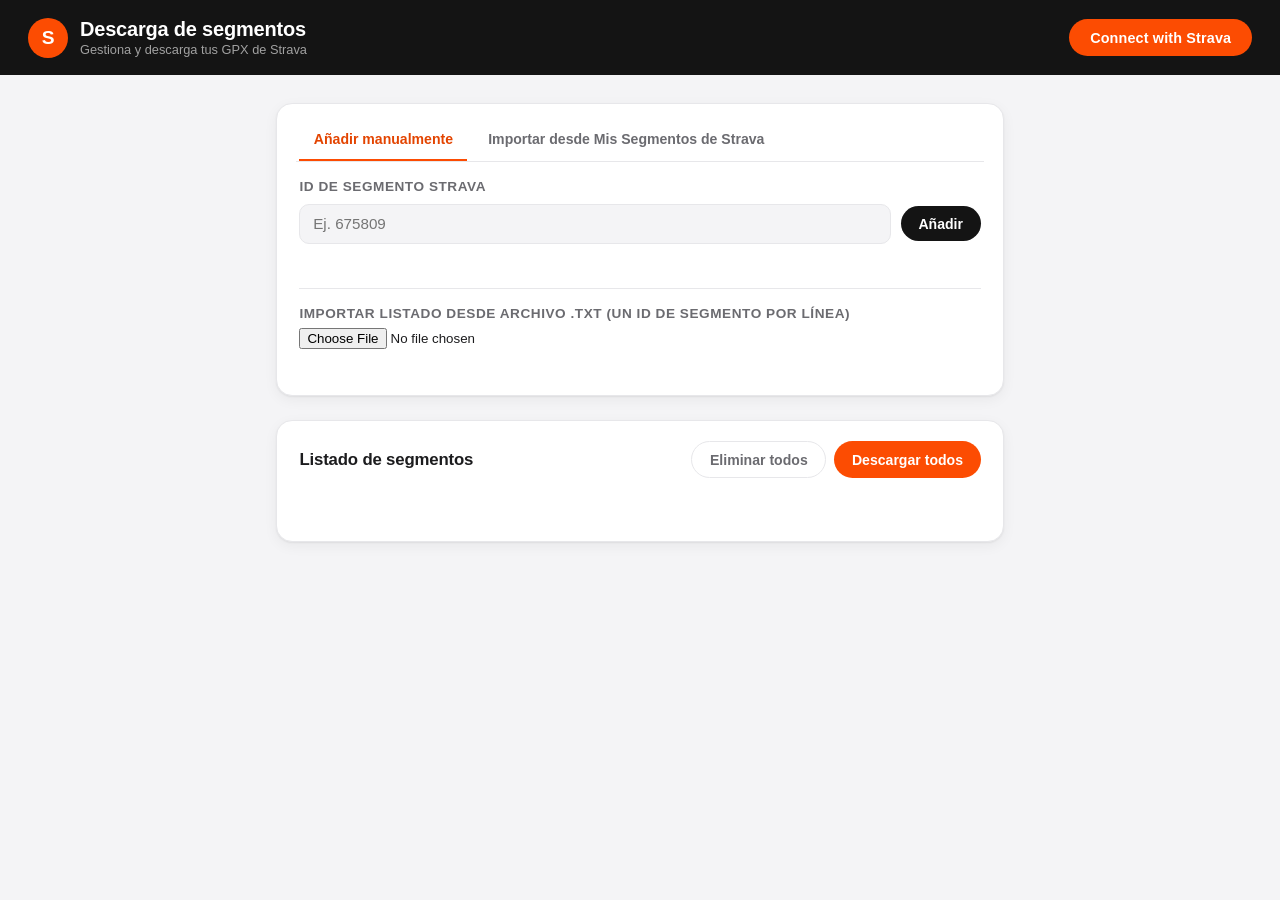
<file: index.html>
<!DOCTYPE html>
<html lang="es">
<head>
  <meta charset="UTF-8">
  <meta name="viewport" content="width=device-width, initial-scale=1.0">
  <title>Descarga de segmentos Strava</title>
  <link rel="stylesheet" href="css/styles.css">
</head>
<body>
  <header class="app-header">
    <div class="brand">
      <span class="brand-mark">S</span>
      <div class="brand-text">
        <h1>Descarga de segmentos</h1>
        <p class="brand-subtitle">Gestiona y descarga tus GPX de Strava</p>
      </div>
    </div>
    <a
      class="strava-connect-banner"
      href="https://www.strava.com/oauth/authorize?client_id=13731&response_type=code&redirect_uri=https://www.doogal.co.uk/StravaCompleteAuthenticate&approval_prompt=force&scope=read,read_all,profile:write"
      target="_blank"
      rel="noopener noreferrer"
    >
      Connect with Strava
    </a>
  </header>

  <main>
    <section class="add-segment-section" aria-label="Añadir segmento">
      <div class="tabs" role="tablist" aria-label="Formas de añadir segmentos">
        <button type="button" id="tab-manual" class="tab-btn is-active" role="tab" aria-selected="true" aria-controls="tabpanel-manual">
          Añadir manualmente
        </button>
        <button type="button" id="tab-starred" class="tab-btn" role="tab" aria-selected="false" aria-controls="tabpanel-starred" tabindex="-1">
          Importar desde Mis Segmentos de Strava
        </button>
      </div>

      <div id="tabpanel-manual" class="tabpanel" role="tabpanel" aria-labelledby="tab-manual">
        <form id="add-segment-form">
          <label for="segment-id-input">ID de segmento Strava</label>
          <input
            type="text"
            id="segment-id-input"
            name="segmentId"
            placeholder="Ej. 675809"
            autocomplete="off"
          >
          <button type="submit">Añadir</button>
        </form>
        <p id="form-message" class="message" role="alert" aria-live="polite"></p>

        <div class="import-segments">
          <label for="segment-file-input">Importar listado desde archivo .txt (un ID de segmento por línea)</label>
          <input type="file" id="segment-file-input" accept=".txt,text/plain">
        </div>
        <p id="import-message" class="message" role="alert" aria-live="polite"></p>
      </div>

      <div id="tabpanel-starred" class="tabpanel" role="tabpanel" aria-labelledby="tab-starred" hidden>
        <div class="import-starred-segments">
          <div class="import-starred-segments-header">
            <label for="starred-html-input">Importar desde Mis Segmentos de Strava</label>
            <a
              id="open-starred-segments-btn"
              class="secondary-btn"
              href="https://www.strava.com/athlete/segments/starred"
              target="_blank"
              rel="noopener noreferrer"
            >
              Importar desde Mis Segmentos de Strava
            </a>
          </div>
          <p class="hint-text">
            Abre la página de tus segmentos favoritos en Strava, copia su código HTML (Ver código fuente de la página o
            Guardar página como) y pégalo aquí. Repite el proceso por cada página (si hay varias) antes de confirmar.
          </p>
          <textarea
            id="starred-html-input"
            rows="4"
            placeholder="Pega aquí el HTML de la página de segmentos favoritos de Strava"
          ></textarea>
          <div class="import-starred-segments-actions">
            <button type="button" id="add-starred-html-btn" class="secondary-btn">Añadir HTML pegado</button>
            <button type="button" id="confirm-starred-import-btn">Confirmar importación</button>
          </div>
          <p id="starred-import-pending-message" class="message" role="status" aria-live="polite"></p>
        </div>
        <p id="starred-import-message" class="message" role="alert" aria-live="polite"></p>
      </div>
    </section>

    <section class="segment-list-section" aria-label="Listado de segmentos">
      <div class="segment-list-header">
        <h2>Listado de segmentos</h2>
        <div class="segment-list-header-actions">
          <button type="button" id="remove-all-btn" class="secondary-btn">Eliminar todos</button>
          <button type="button" id="download-all-btn">Descargar todos</button>
        </div>
      </div>
      <p id="list-message" class="message" role="alert" aria-live="polite"></p>
      <ul id="segment-list" class="segment-list"></ul>
    </section>
  </main>

  <script src="js/app.js"></script>
</body>
</html>
</file>
<file: css/styles.css>
:root {
  --strava-orange: #fc4c02;
  --strava-orange-dark: #e34400;
  --strava-black: #141414;
  --strava-charcoal: #242428;
  --color-error: #c23b22;
  --color-success: #1a8a4a;
  --color-border: #e7e7ea;
  --color-surface: #ffffff;
  --color-bg: #f4f4f6;
  --color-text: #1c1c1e;
  --color-text-muted: #6b6b70;
  --radius-md: 10px;
  --radius-lg: 16px;
  --shadow-card: 0 1px 2px rgba(20, 20, 20, 0.06), 0 4px 14px rgba(20, 20, 20, 0.05);
}

* {
  box-sizing: border-box;
}

body {
  margin: 0;
  font-family: -apple-system, BlinkMacSystemFont, "Segoe UI", Roboto, Helvetica, Arial, sans-serif;
  background: var(--color-bg);
  color: var(--color-text);
}

.app-header {
  display: flex;
  align-items: center;
  justify-content: space-between;
  flex-wrap: wrap;
  gap: 1rem;
  padding: 1.1rem 1.75rem;
  background: var(--strava-black);
  color: #fff;
}

.brand {
  display: flex;
  align-items: center;
  gap: 0.75rem;
}

.brand-mark {
  display: inline-flex;
  align-items: center;
  justify-content: center;
  width: 2.5rem;
  height: 2.5rem;
  border-radius: 50%;
  background: var(--strava-orange);
  color: #fff;
  font-weight: 800;
  font-size: 1.2rem;
  letter-spacing: -0.02em;
}

.brand-text h1 {
  font-size: 1.25rem;
  margin: 0;
  font-weight: 800;
  letter-spacing: -0.01em;
}

.brand-subtitle {
  margin: 0.1rem 0 0;
  font-size: 0.8rem;
  color: rgba(255, 255, 255, 0.6);
}

.strava-connect-banner {
  display: inline-flex;
  align-items: center;
  padding: 0.65rem 1.3rem;
  background: var(--strava-orange);
  color: #fff;
  text-decoration: none;
  font-weight: 700;
  font-size: 0.9rem;
  border-radius: 999px;
  letter-spacing: 0.01em;
  transition: background-color 0.15s ease, transform 0.15s ease;
}

.strava-connect-banner:hover {
  background: var(--strava-orange-dark);
  transform: translateY(-1px);
}

main {
  max-width: 760px;
  margin: 1.75rem auto;
  padding: 0 1rem;
}

.add-segment-section,
.segment-list-section {
  background: var(--color-surface);
  border: 1px solid var(--color-border);
  border-radius: var(--radius-lg);
  padding: 1.25rem 1.4rem;
  margin-bottom: 1.5rem;
  box-shadow: var(--shadow-card);
}

.tabs {
  display: flex;
  gap: 0.4rem;
  border-bottom: 1px solid var(--color-border);
  margin: -0.25rem -0.2rem 1.1rem;
  padding: 0 0.2rem;
}

.tab-btn {
  background: transparent;
  color: var(--color-text-muted);
  border: none;
  border-radius: 0;
  padding: 0.7rem 0.9rem;
  font-weight: 700;
  font-size: 0.88rem;
  border-bottom: 2px solid transparent;
  transform: none;
}

.tab-btn:hover {
  background: transparent;
  color: var(--color-text);
  transform: none;
}

.tab-btn.is-active {
  color: var(--strava-orange-dark);
  border-bottom-color: var(--strava-orange);
}

.tabpanel[hidden] {
  display: none;
}

#add-segment-form {
  display: flex;
  gap: 0.6rem;
  align-items: center;
  flex-wrap: wrap;
}

#add-segment-form label {
  flex-basis: 100%;
  font-weight: 700;
  font-size: 0.85rem;
  text-transform: uppercase;
  letter-spacing: 0.04em;
  color: var(--color-text-muted);
}

#add-segment-form input {
  flex: 1;
  padding: 0.65rem 0.8rem;
  border: 1px solid var(--color-border);
  border-radius: var(--radius-md);
  font-size: 0.95rem;
  background: var(--color-bg);
}

#add-segment-form input:focus {
  outline: none;
  border-color: var(--strava-orange);
  box-shadow: 0 0 0 3px rgba(252, 76, 2, 0.15);
}

.import-segments {
  margin-top: 1.1rem;
  padding-top: 1.1rem;
  border-top: 1px solid var(--color-border);
  display: flex;
  flex-direction: column;
  gap: 0.4rem;
}

.import-segments label {
  font-weight: 700;
  font-size: 0.85rem;
  text-transform: uppercase;
  letter-spacing: 0.04em;
  color: var(--color-text-muted);
}

.import-starred-segments {
  display: flex;
  flex-direction: column;
  gap: 0.6rem;
}

.import-starred-segments-header {
  display: flex;
  align-items: center;
  justify-content: space-between;
  flex-wrap: wrap;
  gap: 0.5rem;
}

.import-starred-segments-header label {
  font-weight: 700;
  font-size: 0.85rem;
  text-transform: uppercase;
  letter-spacing: 0.04em;
  color: var(--color-text-muted);
}

.import-starred-segments .hint-text {
  margin: 0;
  font-size: 0.82rem;
  color: var(--color-text-muted);
}

.import-starred-segments-header a.secondary-btn {
  padding: 0.6rem 1.1rem;
  border-radius: 999px;
  font-weight: 700;
  font-size: 0.88rem;
  text-decoration: none;
  cursor: pointer;
  transition: background-color 0.15s ease, transform 0.15s ease;
}

.import-starred-segments-header a.secondary-btn:hover {
  transform: translateY(-1px);
}

.import-starred-segments textarea {
  width: 100%;
  padding: 0.65rem 0.8rem;
  border: 1px solid var(--color-border);
  border-radius: var(--radius-md);
  font-size: 0.85rem;
  font-family: inherit;
  background: var(--color-bg);
  resize: vertical;
}

.import-starred-segments textarea:focus {
  outline: none;
  border-color: var(--strava-orange);
  box-shadow: 0 0 0 3px rgba(252, 76, 2, 0.15);
}

.import-starred-segments-actions {
  display: flex;
  gap: 0.6rem;
  flex-wrap: wrap;
}

button {
  padding: 0.6rem 1.1rem;
  border: none;
  border-radius: 999px;
  background: var(--strava-black);
  color: #fff;
  font-weight: 700;
  font-size: 0.88rem;
  cursor: pointer;
  transition: background-color 0.15s ease, transform 0.15s ease;
}

button:hover {
  background: #000;
  transform: translateY(-1px);
}

#download-all-btn {
  background: var(--strava-orange);
}

#download-all-btn:hover {
  background: var(--strava-orange-dark);
}

.segment-list-header {
  display: flex;
  justify-content: space-between;
  align-items: center;
  flex-wrap: wrap;
  gap: 0.5rem;
}

.segment-list-header-actions {
  display: flex;
  gap: 0.5rem;
}

.secondary-btn {
  background: transparent;
  color: var(--color-text-muted);
  border: 1px solid var(--color-border);
}

.secondary-btn:hover {
  background: var(--color-border);
  color: var(--color-text);
}

.segment-list-header h2 {
  font-size: 1.05rem;
  font-weight: 800;
  margin: 0;
  letter-spacing: -0.01em;
}

.message {
  min-height: 1.2em;
  font-size: 0.88rem;
  margin: 0.6rem 0 0;
  font-weight: 600;
}

.message.error {
  color: var(--color-error);
}

.message.success {
  color: var(--color-success);
}

.segment-list {
  list-style: none;
  margin: 1rem 0 0;
  padding: 0;
  display: flex;
  flex-direction: column;
  gap: 0.6rem;
}

.segment-item {
  display: grid;
  grid-template-columns: minmax(0, 1fr) auto;
  align-items: center;
  column-gap: 0.6rem;
  row-gap: 0.3rem;
  padding: 0.75rem 0.9rem;
  border: 1px solid var(--color-border);
  border-radius: var(--radius-md);
  background: var(--color-bg);
  transition: border-color 0.15s ease, background-color 0.15s ease;
}

.segment-item:hover {
  border-color: var(--strava-orange);
  background: #fff;
}

.segment-item .segment-info {
  grid-column: 1;
  grid-row: 1;
  display: flex;
  align-items: center;
  gap: 0.6rem;
  min-width: 0;
}

.segment-item .segment-position {
  flex-shrink: 0;
  color: var(--color-text-muted);
  font-weight: 700;
  font-size: 0.85rem;
  font-variant-numeric: tabular-nums;
  min-width: 1.4em;
  text-align: right;
}

.segment-item .segment-badge {
  flex-shrink: 0;
  display: inline-flex;
  align-items: center;
  padding: 0.25rem 0.6rem;
  border-radius: 999px;
  background: rgba(252, 76, 2, 0.1);
  color: var(--strava-orange-dark);
  font-weight: 800;
  font-size: 0.8rem;
  font-variant-numeric: tabular-nums;
  text-decoration: none;
  cursor: pointer;
}

.segment-item .segment-badge:hover {
  background: rgba(252, 76, 2, 0.2);
  text-decoration: underline;
}

.segment-item .segment-text {
  display: flex;
  flex-direction: column;
  min-width: 0;
  gap: 0.1rem;
}

.segment-item .segment-label {
  display: block;
  min-width: 0;
  font-weight: 600;
  font-size: 0.95rem;
  color: var(--color-text);
  overflow: hidden;
  text-overflow: ellipsis;
  white-space: nowrap;
}

.segment-item .segment-description {
  display: block;
  min-width: 0;
  font-weight: 500;
  font-size: 0.78rem;
  color: var(--color-text-muted);
  overflow: hidden;
  text-overflow: ellipsis;
  white-space: nowrap;
}

.segment-item .segment-description.segment-description-loading {
  display: inline-flex;
  align-items: center;
  gap: 0.35rem;
  font-style: italic;
}

.segment-item .segment-description.segment-description-loading::before {
  content: '';
  flex-shrink: 0;
  width: 0.6rem;
  height: 0.6rem;
  border-radius: 50%;
  border: 2px solid var(--color-border);
  border-top-color: var(--strava-orange);
  animation: segment-description-spin 0.6s linear infinite;
}

@keyframes segment-description-spin {
  to {
    transform: rotate(360deg);
  }
}

.segment-item .segment-actions {
  grid-column: 2;
  grid-row: 1;
  display: flex;
  flex-shrink: 0;
  gap: 0.5rem;
}

.segment-item .segment-note {
  grid-column: 1 / -1;
  grid-row: 2;
  font-size: 0.82rem;
  font-weight: 600;
}

.segment-item .segment-note.error {
  color: var(--color-error);
}

.segment-item .segment-note.info {
  color: var(--color-text-muted);
}

.segment-item .remove-btn {
  background: transparent;
  color: var(--color-text-muted);
  border: 1px solid var(--color-border);
}

.segment-item .remove-btn:hover {
  background: var(--color-border);
  color: var(--color-text);
}
</file>
